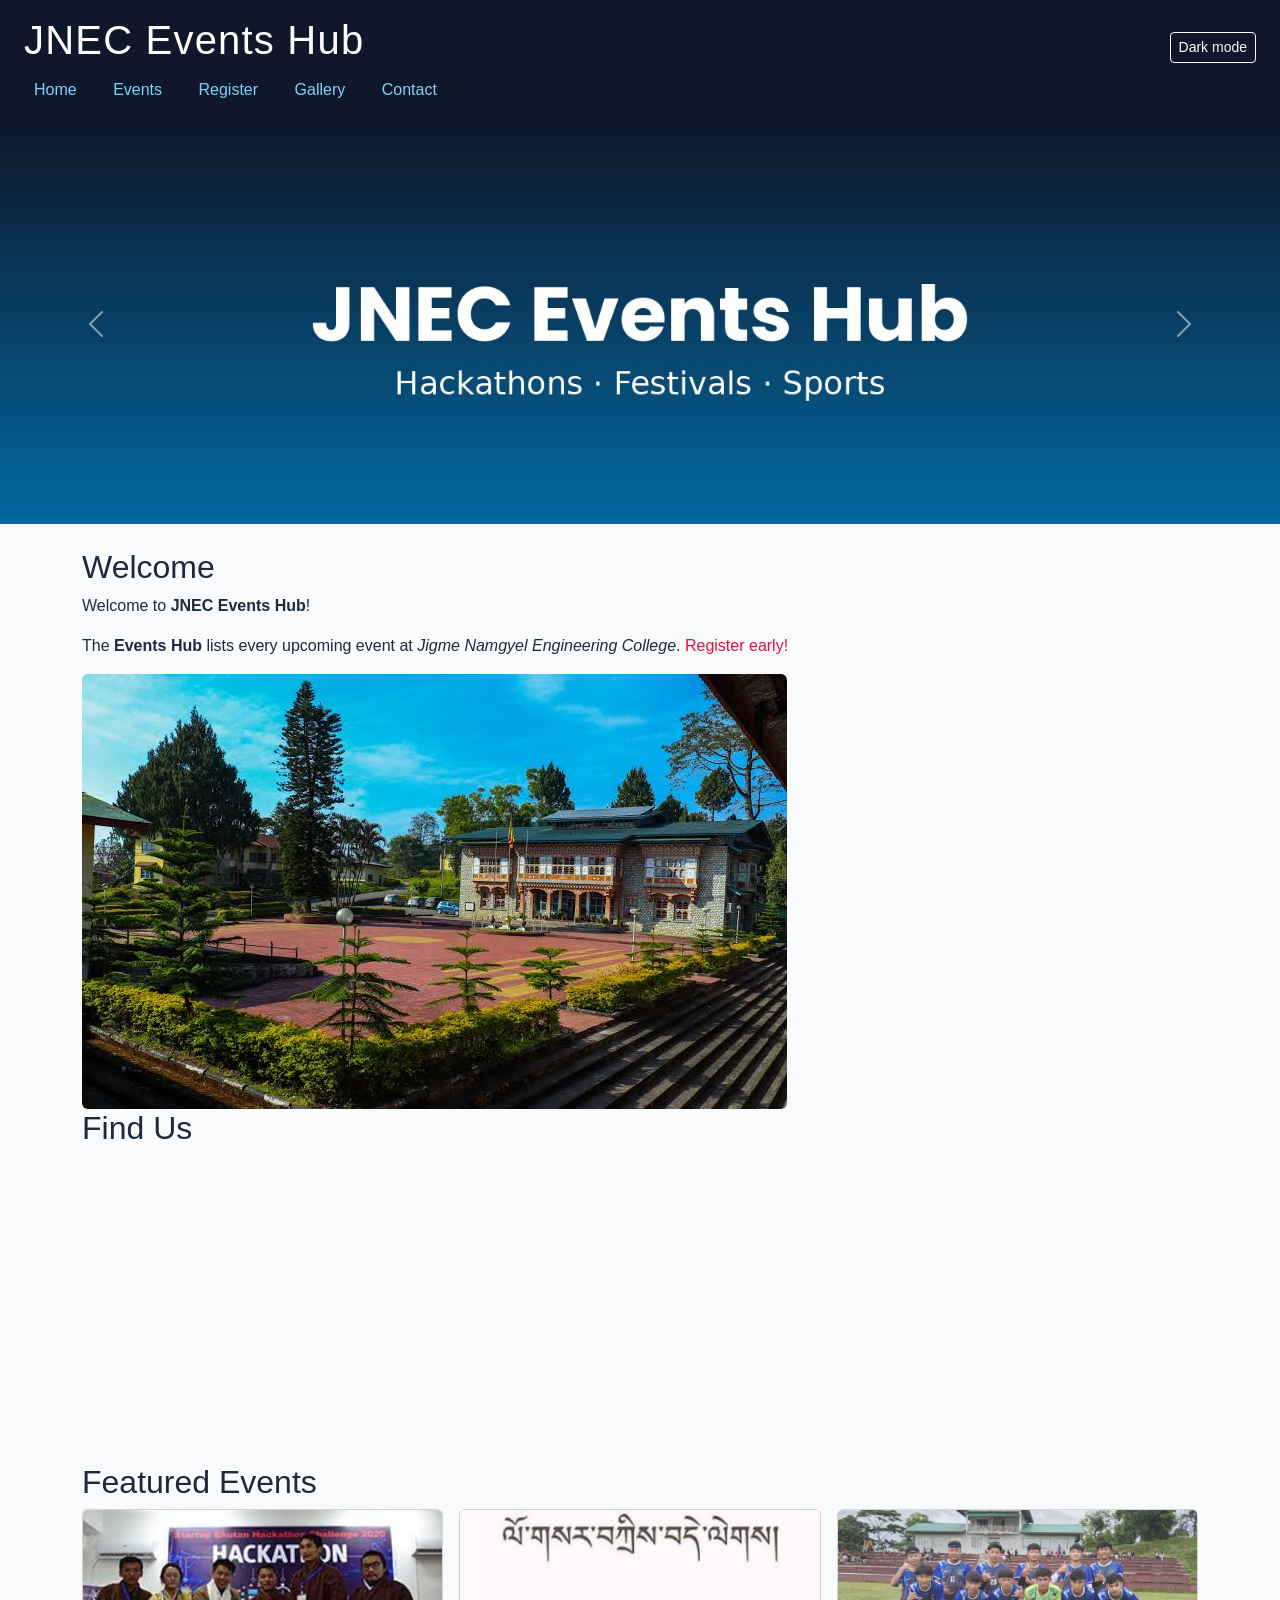
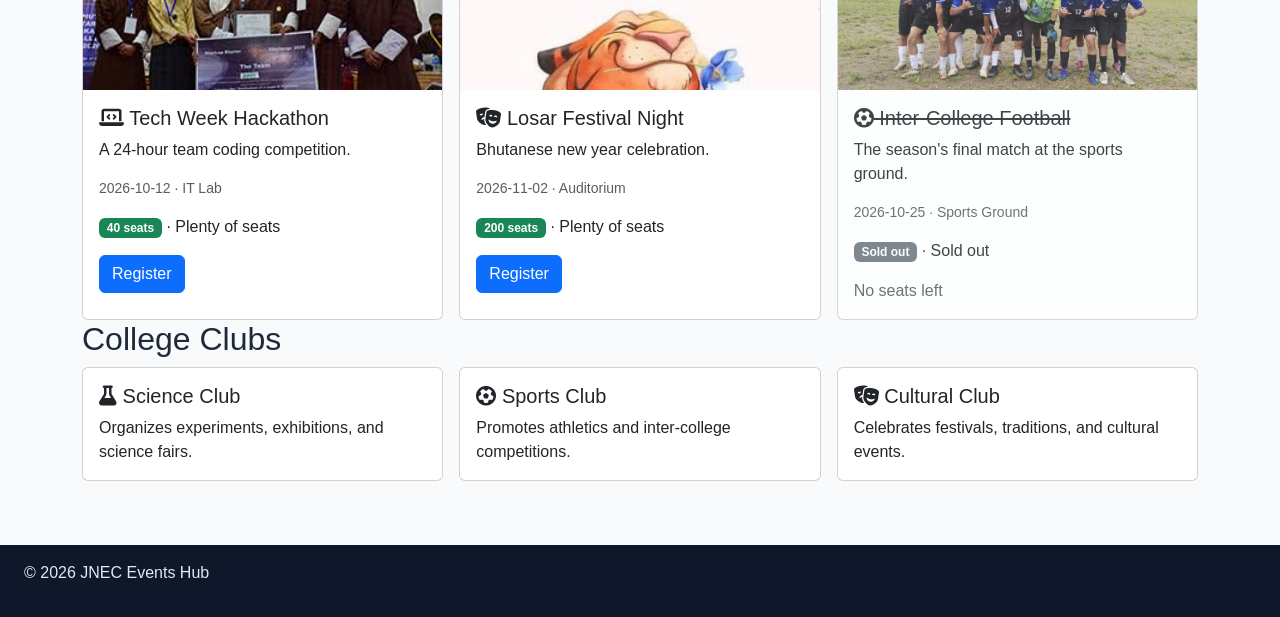
<file: index.html>
<!DOCTYPE html>
<html lang="en">
<head>
  <meta charset="UTF-8">
  <meta name="viewport" content="width=device-width, initial-scale=1.0">
  <title>JNEC Events Hub — Home</title>

  <!-- 1. Bootstrap CSS (framework) -->
  <link href="https://cdn.jsdelivr.net/npm/bootstrap@5.3.3/dist/css/bootstrap.min.css" rel="stylesheet">
  <!-- 2. Font Awesome (icons) -->
  <link rel="stylesheet" href="https://cdnjs.cloudflare.com/ajax/libs/font-awesome/6.5.2/css/all.min.css">
  <!-- 3. YOUR CSS last so you can override Bootstrap -->
  <link rel="stylesheet" href="css/styles.css">
</head>
<body>
  <header id="top">
    <h1 class="hero-title">JNEC Events Hub</h1>
    <button type="button" id="darkToggle" class="btn btn-sm btn-outline-light">Dark mode</button>
    <nav>
      <a href="index.html" title="Go to home page">Home</a>
      <a href="events.html">Events</a>
      <a href="register.html">Register</a>
      <a href="gallery.html">Gallery</a>
      <a href="contact.html">Contact</a>
    </nav>
  </header>

  <main>
    <!-- Bootstrap carousel: add media/banner1.jpg and media/banner2.jpg to see it in action -->
    <div id="eventCarousel" class="carousel slide" data-bs-ride="carousel">
      <div class="carousel-inner">
        <div class="carousel-item active">
          <img src="media/banner1.jpg" class="d-block w-100" alt="Campus event banner 1">
        </div>
        <div class="carousel-item">
          <img src="media/banner2.jpg" class="d-block w-100" alt="Campus event banner 2">
        </div>
      </div>
      <button class="carousel-control-prev" type="button" data-bs-target="#eventCarousel" data-bs-slide="prev">
        <span class="carousel-control-prev-icon" aria-hidden="true"></span>
        <span class="visually-hidden">Previous</span>
      </button>
      <button class="carousel-control-next" type="button" data-bs-target="#eventCarousel" data-bs-slide="next">
        <span class="carousel-control-next-icon" aria-hidden="true"></span>
        <span class="visually-hidden">Next</span>
      </button>
    </div>

    <div class="container py-4">
      <section id="welcome" class="intro">
        <h2>Welcome</h2>
        <p id="welcomeMsg">Welcome.</p>
        <p>The <strong>Events Hub</strong> lists every upcoming event at
          <em>Jigme Namgyel Engineering College</em>.
          <span class="highlight" title="Registrations close 3 days before each event">Register early!</span>
        </p>
        <img src="media/images.jpeg" alt="JNEC campus" class="img-fluid rounded" title="Our campus in Dewathang">
      </section>

      <section id="location">
        <h2>Find Us</h2>
        <div class="map-frame">
          <iframe
            src="https://www.openstreetmap.org/export/embed.html?bbox=91.44,26.85,91.48,26.88"
            title="Campus map" loading="lazy"></iframe>
        </div>
      </section>

      <section id="featured">
        <h2>Featured Events</h2>
        <div class="row g-3" id="home-events"></div>
      </section>

      <section id="clubs">
        <h2>College Clubs</h2>
        <div class="row g-3">
          <div class="col-md-4">
            <div class="card h-100">
              <div class="card-body">
                <h5 class="card-title"><i class="fa-solid fa-flask"></i> Science Club</h5>
                <p class="card-text">Organizes experiments, exhibitions, and science fairs.</p>
              </div>
            </div>
          </div>
          <div class="col-md-4">
            <div class="card h-100">
              <div class="card-body">
                <h5 class="card-title"><i class="fa-solid fa-futbol"></i> Sports Club</h5>
                <p class="card-text">Promotes athletics and inter-college competitions.</p>
              </div>
            </div>
          </div>
          <div class="col-md-4">
            <div class="card h-100">
              <div class="card-body">
                <h5 class="card-title"><i class="fa-solid fa-masks-theater"></i> Cultural Club</h5>
                <p class="card-text">Celebrates festivals, traditions, and cultural events.</p>
              </div>
            </div>
          </div>
        </div>
      </section>
    </div>
  </main>

  <footer>
    <p>&copy; <span id="year"></span> JNEC Events Hub</p>
  </footer>

  <!-- Bootstrap JS — must be last, just before </body> (carousel needs this) -->
  <script src="https://cdn.jsdelivr.net/npm/bootstrap@5.3.3/dist/js/bootstrap.bundle.min.js"></script>
  <script src="js/main.js"></script>
</body>
</html>
</file>
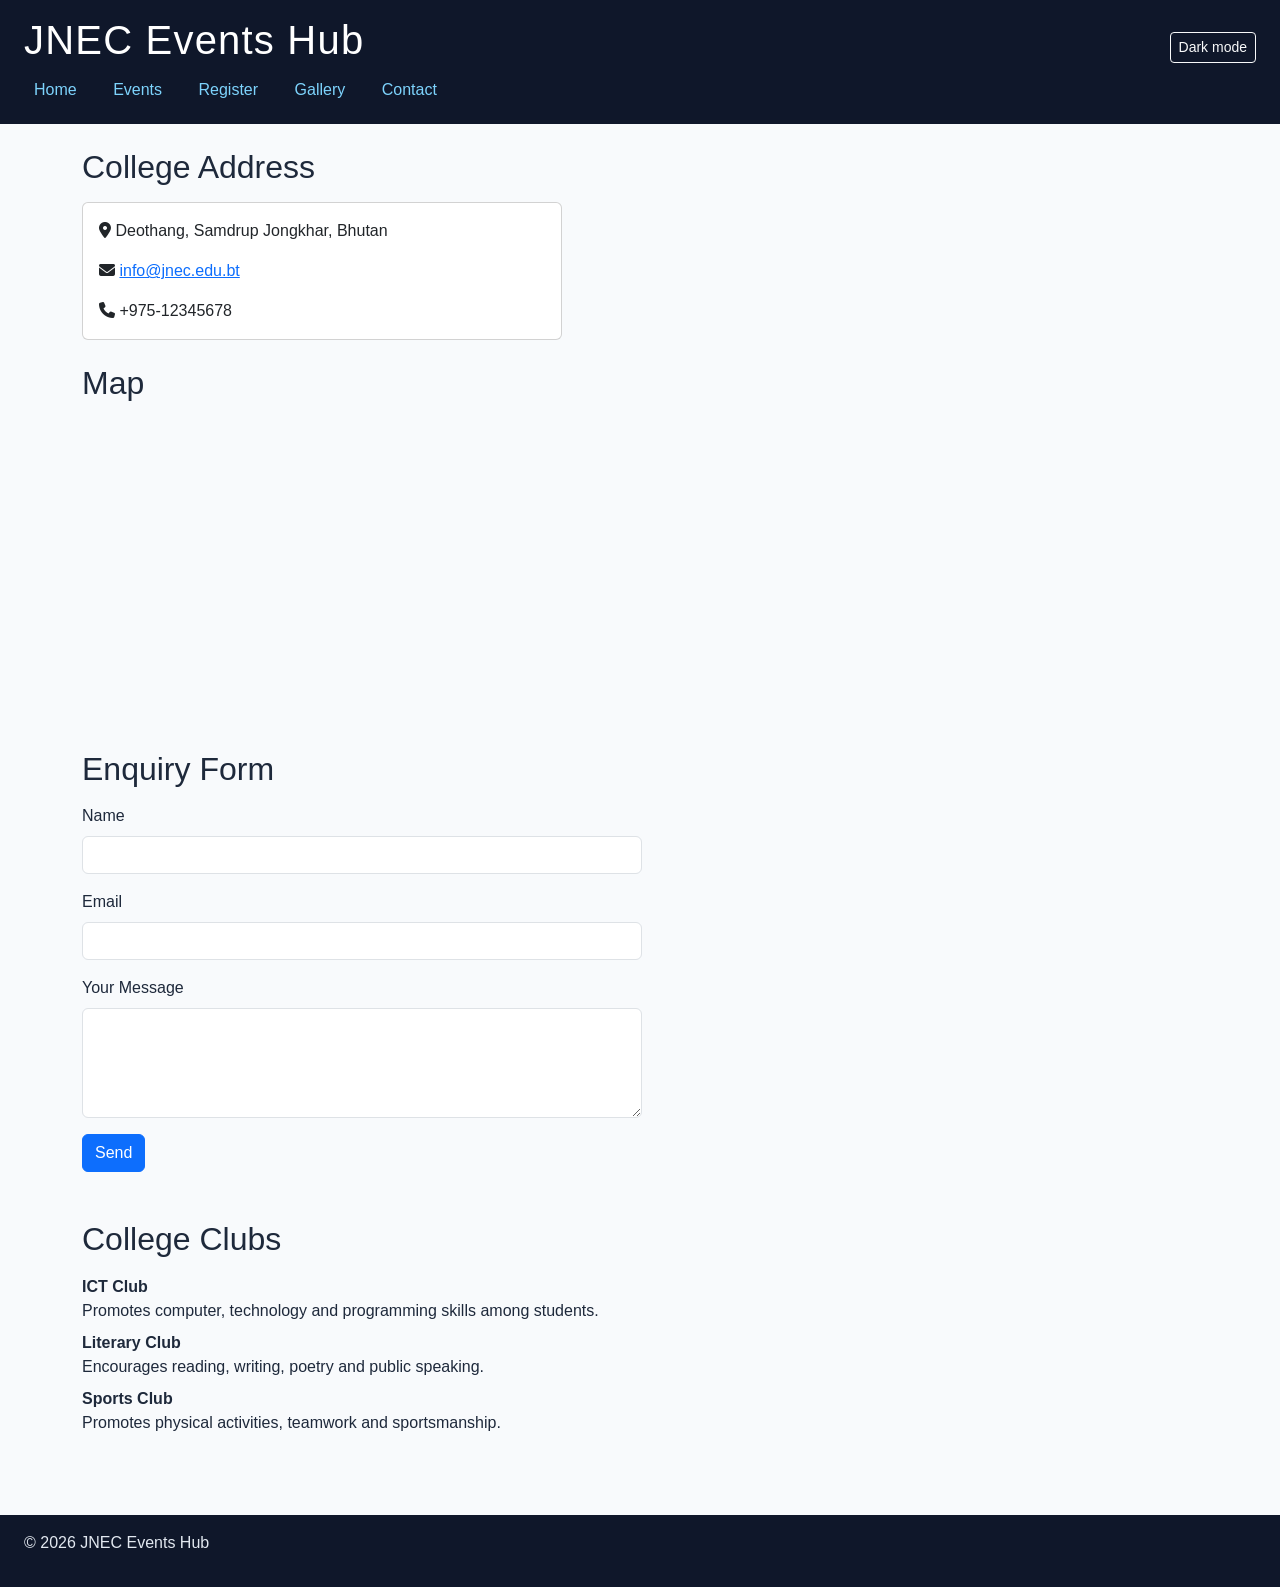
<file: contact.html>
<!DOCTYPE html>
<html lang="en">
<head>
  <meta charset="UTF-8">
  <meta name="viewport" content="width=device-width, initial-scale=1.0">
  <title>JNEC Events Hub — Contact</title>

  <link href="https://cdn.jsdelivr.net/npm/bootstrap@5.3.3/dist/css/bootstrap.min.css" rel="stylesheet">
  <link rel="stylesheet" href="https://cdnjs.cloudflare.com/ajax/libs/font-awesome/6.5.2/css/all.min.css">
  <link rel="stylesheet" href="css/styles.css">
</head>
<body>
  <header id="top">
    <h1 class="hero-title">JNEC Events Hub</h1>
    <button type="button" id="darkToggle" class="btn btn-sm btn-outline-light">Dark mode</button>
    <nav>
      <a href="index.html" title="Go to home page">Home</a>
      <a href="events.html">Events</a>
      <a href="register.html">Register</a>
      <a href="gallery.html">Gallery</a>
      <a href="contact.html">Contact</a>
    </nav>
  </header>

  <main>
    <div class="container py-4">

      <h2 class="mb-3">College Address</h2>
      <div class="card mb-4" style="max-width: 480px;">
        <div class="card-body">
          <p class="card-text"><i class="fa-solid fa-location-dot"></i> Deothang, Samdrup Jongkhar, Bhutan</p>
          <p class="card-text">
            <i class="fa-solid fa-envelope"></i>
            <a href="mailto:info@jnec.edu.bt">info@jnec.edu.bt</a>
          </p>
          <p class="card-text"><i class="fa-solid fa-phone"></i> +975-12345678</p>
        </div>
      </div>

      <h2 class="mb-3">Map</h2>
      <div class="map-frame mb-4">
        <iframe
          src="https://www.openstreetmap.org/export/embed.html?bbox=91.5,26.9,91.6,27.0"
          title="College location map" loading="lazy"></iframe>
      </div>

      <h2 class="mb-3">Enquiry Form</h2>
      <form class="mb-5" style="max-width: 560px;">
        <div class="mb-3">
          <label for="name" class="form-label">Name</label>
          <input type="text" class="form-control" id="name" name="name">
        </div>
        <div class="mb-3">
          <label for="email" class="form-label">Email</label>
          <input type="email" class="form-control" id="email" name="email">
        </div>
        <div class="mb-3">
          <label for="message" class="form-label">Your Message</label>
          <textarea class="form-control" id="message" name="message" rows="4"></textarea>
        </div>
        <button type="submit" class="btn btn-primary">Send</button>
      </form>

      <h2 class="mb-3">College Clubs</h2>
      <dl>
        <dt><strong>ICT Club</strong></dt>
        <dd>Promotes computer, technology and programming skills among students.</dd>

        <dt><strong>Literary Club</strong></dt>
        <dd>Encourages reading, writing, poetry and public speaking.</dd>

        <dt><strong>Sports Club</strong></dt>
        <dd>Promotes physical activities, teamwork and sportsmanship.</dd>
      </dl>

    </div>
  </main>

  <footer>
    <p>&copy; <span id="year"></span> JNEC Events Hub</p>
  </footer>

  <script src="https://cdn.jsdelivr.net/npm/bootstrap@5.3.3/dist/js/bootstrap.bundle.min.js"></script>
  <script src="js/main.js"></script>
</body>
</html>
</file>
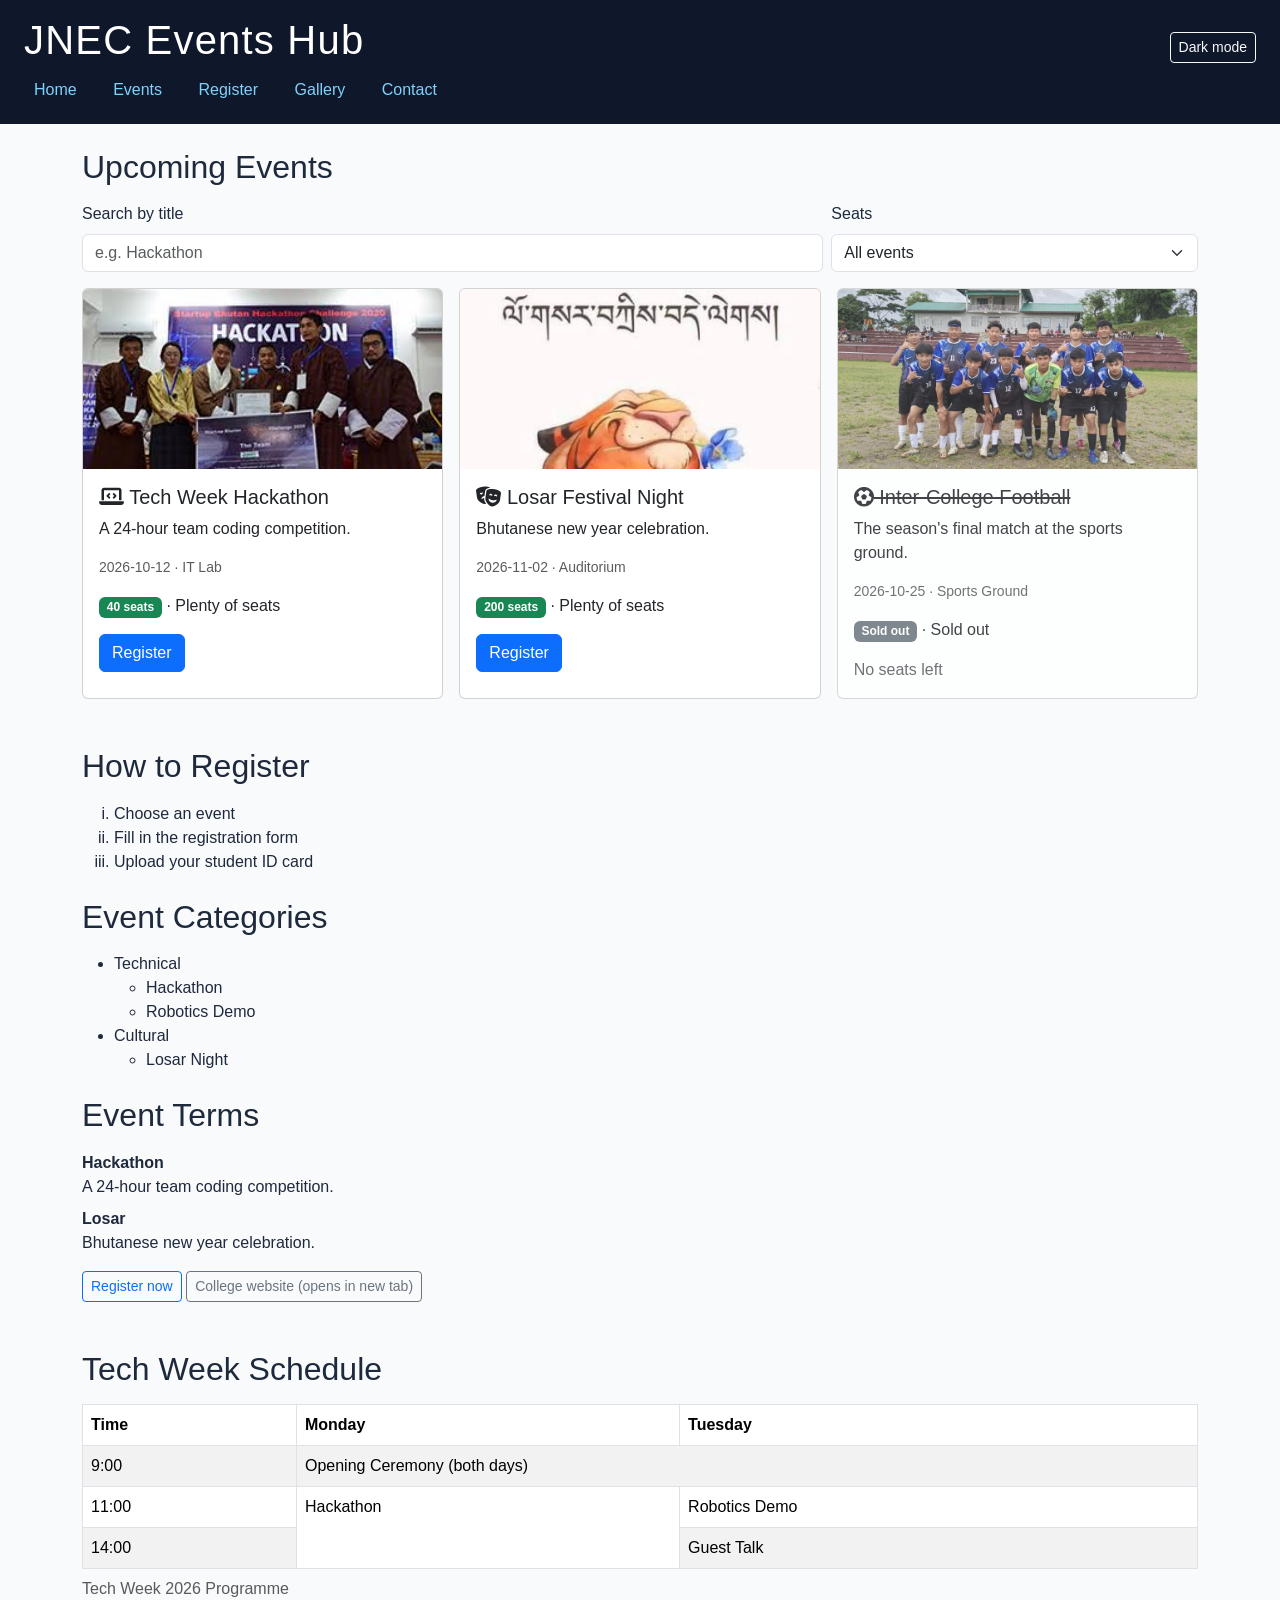
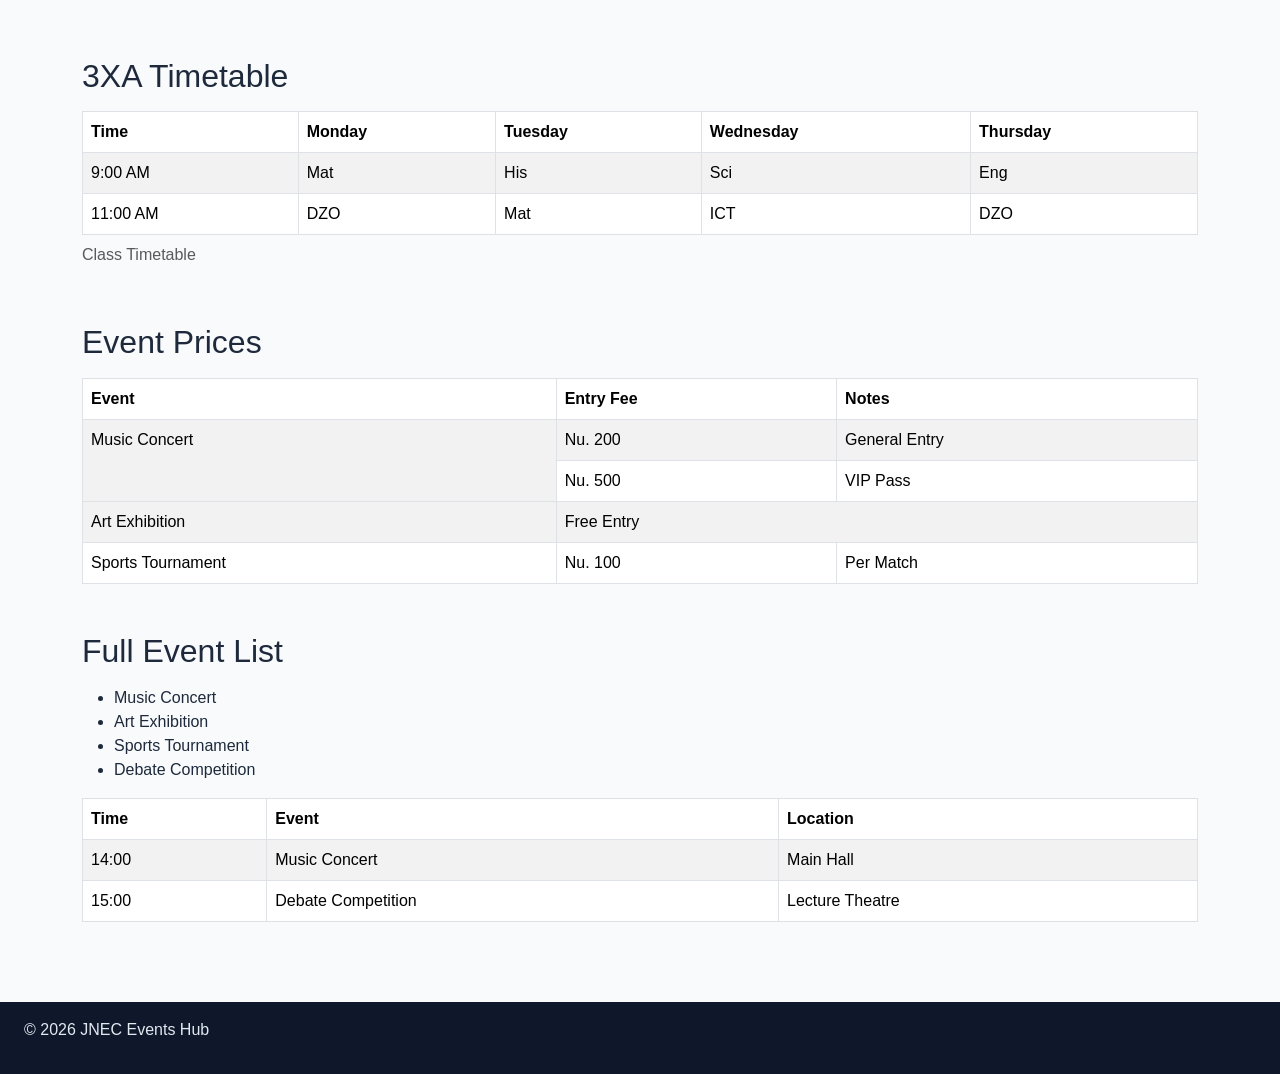
<file: events.html>
<!DOCTYPE html>
<html lang="en">
<head>
  <meta charset="UTF-8">
  <meta name="viewport" content="width=device-width, initial-scale=1.0">
  <title>JNEC Events Hub — Events</title>

  <link href="https://cdn.jsdelivr.net/npm/bootstrap@5.3.3/dist/css/bootstrap.min.css" rel="stylesheet">
  <link rel="stylesheet" href="https://cdnjs.cloudflare.com/ajax/libs/font-awesome/6.5.2/css/all.min.css">
  <link rel="stylesheet" href="css/styles.css">
</head>
<body>
  <header id="top">
    <h1 class="hero-title">JNEC Events Hub</h1>
    <button type="button" id="darkToggle" class="btn btn-sm btn-outline-light">Dark mode</button>
    <nav>
      <a href="index.html" title="Go to home page">Home</a>
      <a href="events.html">Events</a>
      <a href="register.html">Register</a>
      <a href="gallery.html">Gallery</a>
      <a href="contact.html">Contact</a>
    </nav>
  </header>

  <main>
    <div class="container py-4">

      <h2 class="mb-3">Upcoming Events</h2>
      <div class="row g-2 mb-3">
        <div class="col-md-8">
          <label for="search" class="form-label">Search by title</label>
          <input type="search" id="search" class="form-control" placeholder="e.g. Hackathon">
        </div>
        <div class="col-md-4">
          <label for="seat-filter" class="form-label">Seats</label>
          <select id="seat-filter" class="form-select">
            <option value="all">All events</option>
            <option value="open">Open seats</option>
            <option value="full">Sold out</option>
          </select>
        </div>
      </div>
      <div class="row g-3" id="eventList"></div>

      <h2 class="mt-5 mb-3">How to Register</h2>
      <ol type="i">
        <li>Choose an event</li>
        <li>Fill in the registration form</li>
        <li>Upload your student ID card</li>
      </ol>

      <h2 class="mt-4 mb-3">Event Categories</h2>
      <ul>
        <li>Technical
          <ul>
            <li>Hackathon</li>
            <li>Robotics Demo</li>
          </ul>
        </li>
        <li>Cultural
          <ul><li>Losar Night</li></ul>
        </li>
      </ul>

      <h2 class="mt-4 mb-3">Event Terms</h2>
      <dl>
        <dt>Hackathon</dt>
        <dd>A 24-hour team coding competition.</dd>
        <dt>Losar</dt>
        <dd>Bhutanese new year celebration.</dd>
      </dl>

      <p>
        <a href="register.html" class="btn btn-outline-primary btn-sm">Register now</a>
        <a href="https://www.jnec.edu.bt" target="_blank" rel="noopener" class="btn btn-outline-secondary btn-sm">
          College website (opens in new tab)
        </a>
      </p>

      <h2 class="mt-5 mb-3">Tech Week Schedule</h2>
      <table class="table table-striped table-bordered">
        <caption>Tech Week 2026 Programme</caption>
        <thead>
          <tr><th>Time</th><th>Monday</th><th>Tuesday</th></tr>
        </thead>
        <tbody>
          <tr>
            <td>9:00</td>
            <td colspan="2">Opening Ceremony (both days)</td>
          </tr>
          <tr>
            <td>11:00</td>
            <td rowspan="2">Hackathon</td>
            <td>Robotics Demo</td>
          </tr>
          <tr>
            <td>14:00</td>
            <td>Guest Talk</td>
          </tr>
        </tbody>
      </table>

      <h2 class="mt-5 mb-3">3XA Timetable</h2>
      <table class="table table-striped table-bordered">
        <caption>Class Timetable</caption>
        <thead>
          <tr>
            <th>Time</th><th>Monday</th><th>Tuesday</th><th>Wednesday</th><th>Thursday</th>
          </tr>
        </thead>
        <tbody>
          <tr>
            <td>9:00 AM</td><td>Mat</td><td>His</td><td>Sci</td><td>Eng</td>
          </tr>
          <tr>
            <td>11:00 AM</td><td>DZO</td><td>Mat</td><td>ICT</td><td>DZO</td>
          </tr>
        </tbody>
      </table>

      <h2 class="mt-5 mb-3">Event Prices</h2>
      <table class="table table-striped table-bordered">
        <thead>
          <tr>
            <th>Event</th>
            <th>Entry Fee</th>
            <th>Notes</th>
          </tr>
        </thead>
        <tbody>
          <tr>
            <td rowspan="2">Music Concert</td>
            <td>Nu. 200</td>
            <td>General Entry</td>
          </tr>
          <tr>
            <td>Nu. 500</td>
            <td>VIP Pass</td>
          </tr>
          <tr>
            <td>Art Exhibition</td>
            <td colspan="2">Free Entry</td>
          </tr>
          <tr>
            <td>Sports Tournament</td>
            <td>Nu. 100</td>
            <td>Per Match</td>
          </tr>
        </tbody>
      </table>

      <h2 class="mt-5 mb-3">Full Event List</h2>
      <ul>
        <li>Music Concert</li>
        <li>Art Exhibition</li>
        <li>Sports Tournament</li>
        <li>Debate Competition</li>
      </ul>

      <table class="table table-striped table-bordered">
        <thead>
          <tr>
            <th>Time</th>
            <th>Event</th>
            <th>Location</th>
          </tr>
        </thead>
        <tbody>
          <tr>
            <td>14:00</td>
            <td>Music Concert</td>
            <td>Main Hall</td>
          </tr>
          <tr>
            <td>15:00</td>
            <td>Debate Competition</td>
            <td>Lecture Theatre</td>
          </tr>
        </tbody>
      </table>

    </div>
  </main>

  <footer>
    <p>&copy; <span id="year"></span> JNEC Events Hub</p>
  </footer>

  <script src="https://cdn.jsdelivr.net/npm/bootstrap@5.3.3/dist/js/bootstrap.bundle.min.js"></script>
  <script src="js/main.js"></script>
</body>
</html>
</file>
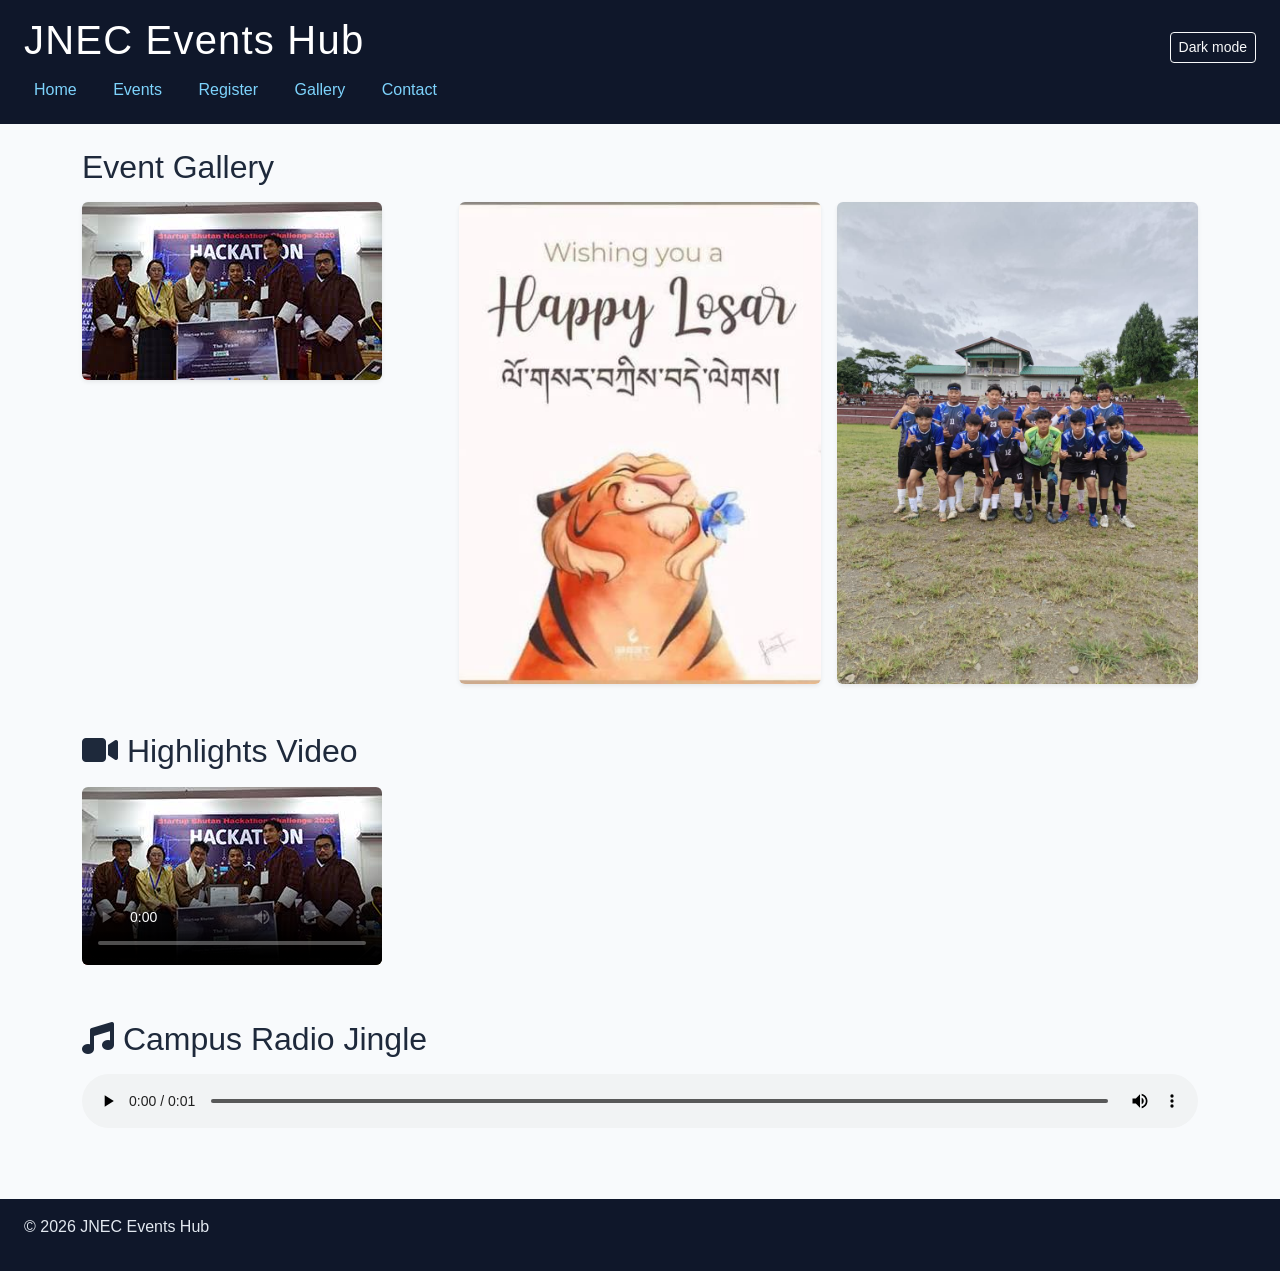
<file: gallery.html>
<!DOCTYPE html>
<html lang="en">
<head>
  <meta charset="UTF-8">
  <meta name="viewport" content="width=device-width, initial-scale=1.0">
  <title>JNEC Events Hub — Gallery</title>

  <link href="https://cdn.jsdelivr.net/npm/bootstrap@5.3.3/dist/css/bootstrap.min.css" rel="stylesheet">
  <link rel="stylesheet" href="https://cdnjs.cloudflare.com/ajax/libs/font-awesome/6.5.2/css/all.min.css">
  <link rel="stylesheet" href="css/styles.css">
</head>
<body>
  <header id="top">
    <h1 class="hero-title">JNEC Events Hub</h1>
    <button type="button" id="darkToggle" class="btn btn-sm btn-outline-light">Dark mode</button>
    <nav>
      <a href="index.html" title="Go to home page">Home</a>
      <a href="events.html">Events</a>
      <a href="register.html">Register</a>
      <a href="gallery.html">Gallery</a>
      <a href="contact.html">Contact</a>
    </nav>
  </header>

  <main>
    <div class="container py-4">

      <h2 class="mb-3">Event Gallery</h2>
      <div class="row g-3">
        <div class="col-md-4">
          <img src="media/hackathon.jpeg" alt="Students at last year's hackathon" class="img-fluid rounded shadow-sm">
        </div>
        <div class="col-md-4">
          <img src="media/losar.jpeg" alt="Losar celebration" class="img-fluid rounded shadow-sm">
        </div>
        <div class="col-md-4">
          <img src="media/football.jpg" alt="Inter-college football final" class="img-fluid rounded shadow-sm">
        </div>
      </div>

      <h2 class="mt-5 mb-3"><i class="fa-solid fa-video"></i> Highlights Video</h2>
      <video controls class="img-fluid rounded" poster="media/hackathon.jpeg">
        <source src="media/video.mp4" type="video/mp4">
        Sorry, your browser does not support the video element.
      </video>

      <h2 class="mt-5 mb-3"><i class="fa-solid fa-music"></i> Campus Radio Jingle</h2>
      <audio controls class="w-100">
        <source src="media/jingle.mp3" type="audio/mpeg">
        Sorry, your browser does not support the audio element.
      </audio>

    </div>
  </main>

  <footer>
    <p>&copy; <span id="year"></span> JNEC Events Hub</p>
  </footer>

  <script src="https://cdn.jsdelivr.net/npm/bootstrap@5.3.3/dist/js/bootstrap.bundle.min.js"></script>
  <script src="js/main.js"></script>
</body>
</html>
</file>
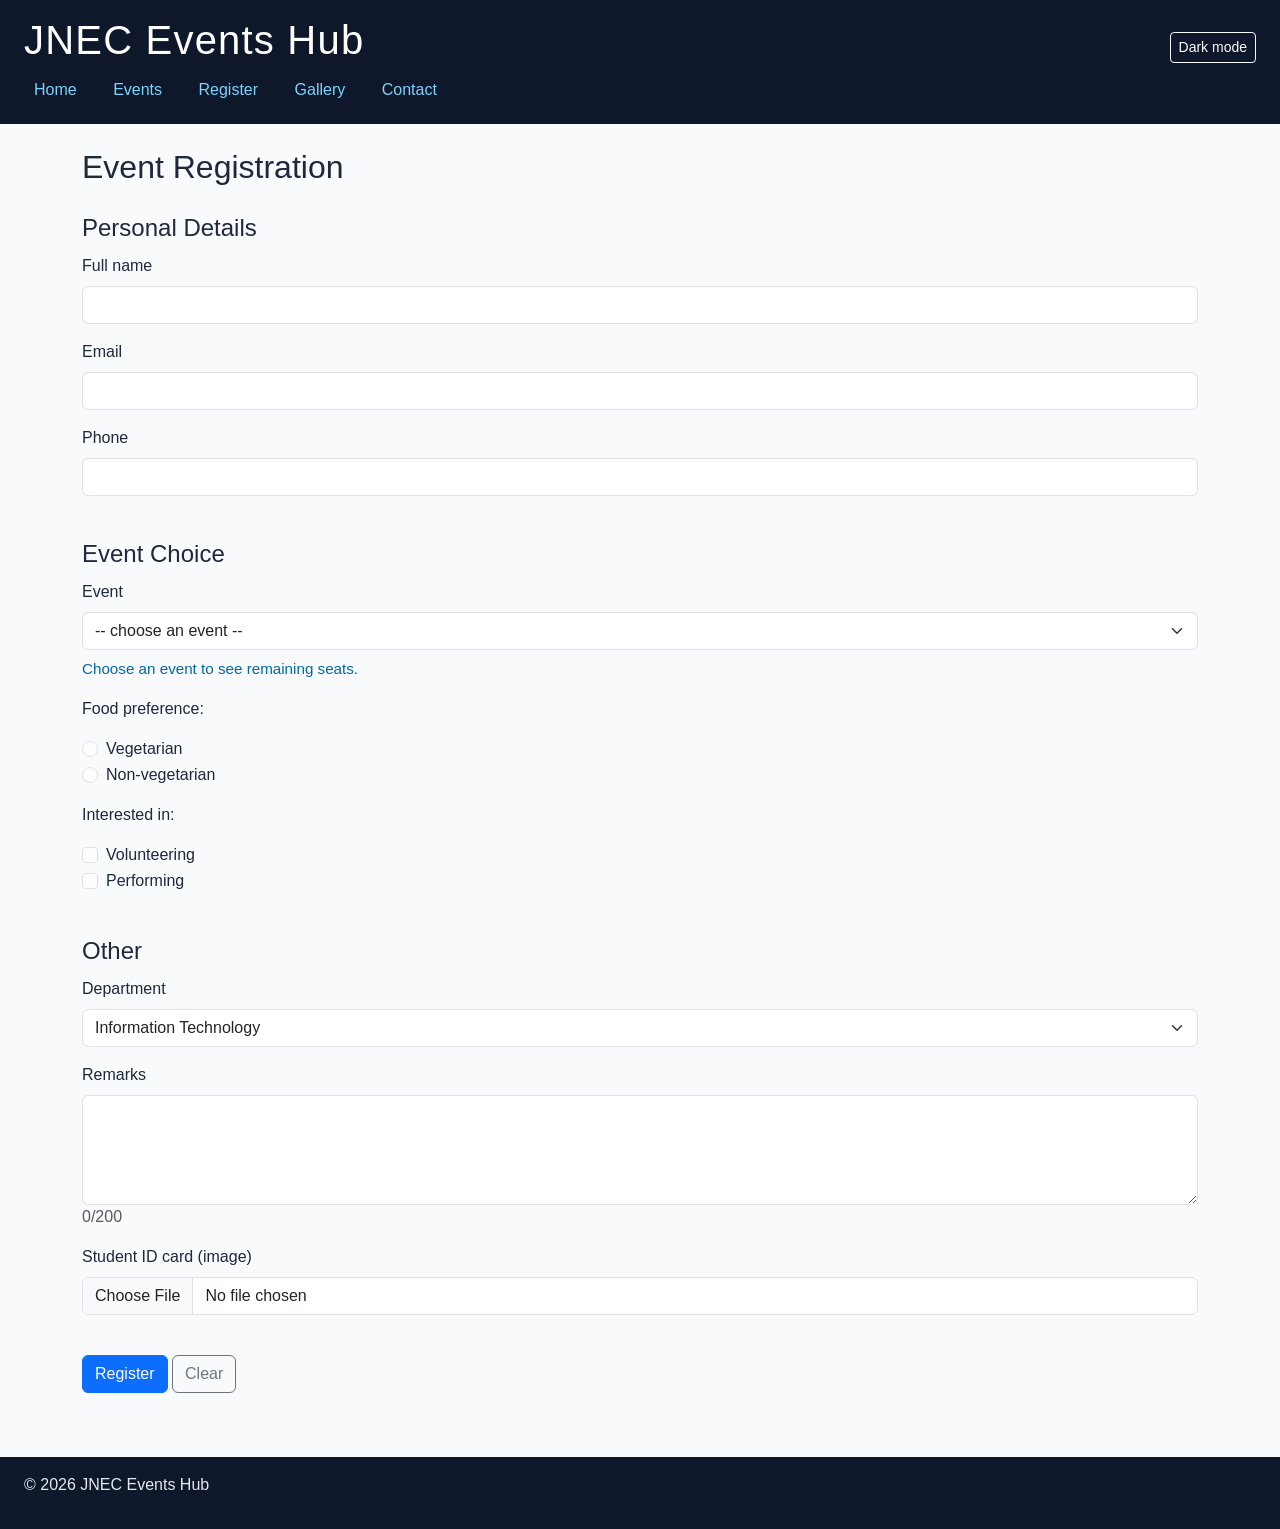
<file: register.html>
<!DOCTYPE html>
<html lang="en">
<head>
  <meta charset="UTF-8">
  <meta name="viewport" content="width=device-width, initial-scale=1.0">
  <title>JNEC Events Hub — Register</title>

  <link href="https://cdn.jsdelivr.net/npm/bootstrap@5.3.3/dist/css/bootstrap.min.css" rel="stylesheet">
  <link rel="stylesheet" href="https://cdnjs.cloudflare.com/ajax/libs/font-awesome/6.5.2/css/all.min.css">
  <link rel="stylesheet" href="css/styles.css">
</head>
<body>
  <header id="top">
    <h1 class="hero-title">JNEC Events Hub</h1>
    <button type="button" id="darkToggle" class="btn btn-sm btn-outline-light">Dark mode</button>
    <nav>
      <a href="index.html" title="Go to home page">Home</a>
      <a href="events.html">Events</a>
      <a href="register.html">Register</a>
      <a href="gallery.html">Gallery</a>
      <a href="contact.html">Contact</a>
    </nav>
  </header>

  <main>
    <div class="container py-4">
      <h2 class="mb-4">Event Registration</h2>

      <form action="#" method="post" enctype="multipart/form-data" id="regForm">

        <fieldset class="mb-4">
          <legend>Personal Details</legend>

          <div class="mb-3">
            <label for="fullname" class="form-label">Full name</label>
            <input type="text" class="form-control" id="fullname" name="fullname">
            <span id="err-fullname" class="error"></span>
          </div>

          <div class="mb-3">
            <label for="email" class="form-label">Email</label>
            <input type="text" class="form-control" id="email" name="email">
            <span id="err-email" class="error"></span>
          </div>

          <div class="mb-3">
            <label for="phone" class="form-label">Phone</label>
            <input type="text" class="form-control" id="phone" name="phone">
            <span id="err-phone" class="error"></span>
          </div>
        </fieldset>

        <fieldset class="mb-4">
          <legend>Event Choice</legend>

          <div class="mb-3">
            <label for="event_id" class="form-label">Event</label>
            <select class="form-select" id="event_id" name="event_id">
              <option value="">-- choose an event --</option>
              <option value="1">Tech Week Hackathon</option>
              <option value="2">Losar Festival Night</option>
              <option value="3">Inter-College Football</option>
            </select>
            <span id="err-event_id" class="error"></span>
            <p id="seatsHint" class="seats-hint mt-2">Choose an event to see remaining seats.</p>
          </div>

          <p>Food preference:</p>
          <div class="form-check">
            <input class="form-check-input" type="radio" id="veg" name="food" value="veg">
            <label class="form-check-label" for="veg">Vegetarian</label>
          </div>
          <div class="form-check mb-3">
            <input class="form-check-input" type="radio" id="nonveg" name="food" value="nonveg">
            <label class="form-check-label" for="nonveg">Non-vegetarian</label>
          </div>
          <span id="err-food" class="error"></span>

          <p>Interested in:</p>
          <div class="form-check">
            <input class="form-check-input" type="checkbox" id="volunteer" name="interests" value="volunteer">
            <label class="form-check-label" for="volunteer">Volunteering</label>
          </div>
          <div class="form-check mb-3">
            <input class="form-check-input" type="checkbox" id="perform" name="interests" value="perform">
            <label class="form-check-label" for="perform">Performing</label>
          </div>
          <span id="err-interests" class="error"></span>
        </fieldset>

        <fieldset class="mb-4">
          <legend>Other</legend>

          <div class="mb-3">
            <label for="department" class="form-label">Department</label>
            <select class="form-select" id="department" name="department">
              <option value="it">Information Technology</option>
              <option value="civil">Civil</option>
              <option value="electrical">Electrical</option>
            </select>
          </div>

          <div class="mb-3">
            <label for="remarks" class="form-label">Remarks</label>
            <textarea class="form-control" id="remarks" name="remarks" rows="4" maxlength="200"></textarea>
            <span id="charCount" class="text-muted">0/200</span>
          </div>

          <div class="mb-3">
            <label for="id_card" class="form-label">Student ID card (image)</label>
            <input class="form-control" type="file" id="id_card" name="id_card">
          </div>
        </fieldset>

        <button type="submit" class="btn btn-primary">Register</button>
        <button type="reset" class="btn btn-outline-secondary">Clear</button>
      </form>
    </div>
  </main>

  <footer>
    <p>&copy; <span id="year"></span> JNEC Events Hub</p>
  </footer>

  <script src="https://cdn.jsdelivr.net/npm/bootstrap@5.3.3/dist/js/bootstrap.bundle.min.js"></script>
  <script src="js/main.js"></script>
  <script src="js/validate.js"></script>
</body>
</html>
</file>
<file: css/styles.css>
/* FILE: css/styles.css — JNEC Events Hub */

body {
  font-family: "Segoe UI", Arial, sans-serif;
  color: #1e293b;
  background: #f8fafc;
}

header {
  background: #0f172a;
  color: #fff;
  padding: 16px 24px;
}

.hero-title {
  margin: 0 0 8px 0;
  letter-spacing: 0.03em;
}

nav a {
  color: #7dd3fc;
  margin-right: 12px;
  text-decoration: none;
  padding: 6px 10px;
  display: inline-block;
}

nav a:hover {
  color: #38bdf8;
}

#darkToggle {
  float: right;
  margin-top: -40px;
}

footer {
  background: #0f172a;
  color: #e2e8f0;
  padding: 16px 24px;
  margin-top: 40px;
}

.map-frame iframe {
  width: 100%;
  height: 300px;
  border: 0;
}

.highlight {
  color: crimson;
}

.event-card img {
  height: 180px;
  object-fit: cover;
}

/* ----- validation & JS-driven states ----- */
.error {
  color: #b91c1c;
  font-size: 0.9rem;
  display: block;
  margin-top: 0.25rem;
}

.is-invalid {
  border-color: #b91c1c !important;
}

.sold-out-card {
  opacity: 0.85;
}

.sold-out-card .card-title {
  text-decoration: line-through;
}

.seats-hint {
  font-size: 0.95rem;
  color: #0369a1;
}

/* ----- dark mode ----- */
body.dark {
  background: #0f172a;
  color: #e2e8f0;
}

body.dark header,
body.dark footer {
  background: #020617;
}

body.dark .card {
  background: #1e293b;
  color: #e2e8f0;
  border-color: #334155;
}

body.dark h2 {
  color: #7dd3fc;
}

@media (max-width: 600px) {
  nav a {
    display: block;
    margin: 4px 0;
  }
}
</file>
